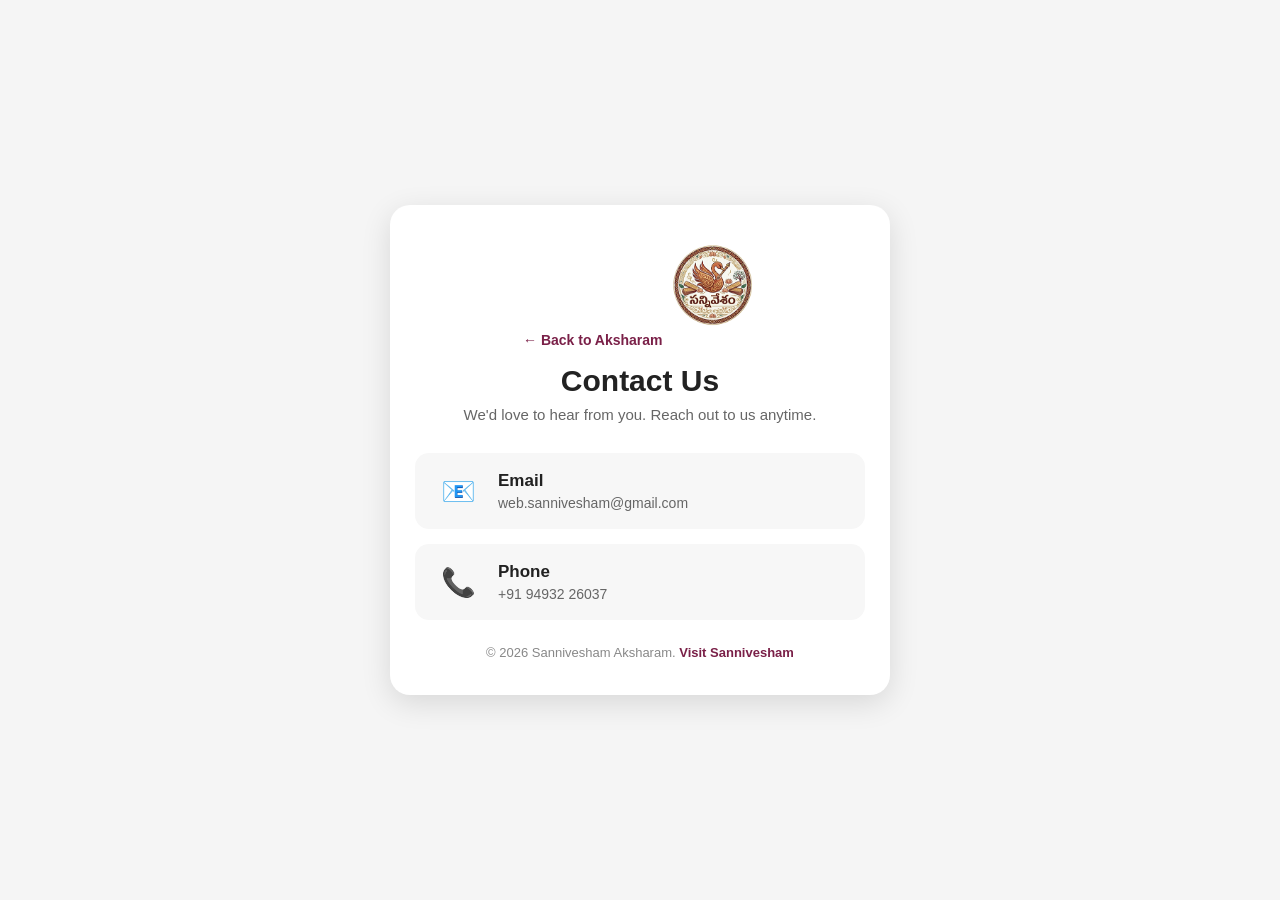
<file: contact.html>
<!DOCTYPE html>
<html lang="en">
<head>
  <meta charset="UTF-8">
  <meta name="viewport" content="width=device-width, initial-scale=1.0">

  <title>Contact Us | Sannivesham Aksharam</title>
<link rel="icon" type="image/png" href="logo.png">

  <style>
    * {
      margin: 0;
      padding: 0;
      box-sizing: border-box;
    }

    body {
      font-family: Arial, sans-serif;
      background: #f5f5f5;
      color: #222;
      min-height: 100vh;
      display: flex;
      justify-content: center;
      align-items: center;
      padding: 20px;
    }

    .contact-container {
      width: 100%;
      max-width: 500px;
      background: white;
      padding: 35px 25px;
      border-radius: 20px;
      box-shadow: 0 8px 30px rgba(0,0,0,0.12);
      text-align: center;
      position: relative;
    }

    .back-link {
      display: inline-block;
      margin-bottom: 16px;
      font-size: 14px;
      color: #7A2048;
      text-decoration: none;
      font-weight: 600;
    }
    .back-link:hover {
      text-decoration: underline;
    }

    .logo {
      width: 90px;
      height: 90px;
      border-radius: 50%;
      object-fit: cover;
      margin-bottom: 15px;
    }

    h1 {
      font-size: 30px;
      margin-bottom: 8px;
    }

    .subtitle {
      color: #666;
      margin-bottom: 30px;
      font-size: 15px;
    }

    .contact-card {
      display: flex;
      align-items: center;
      text-decoration: none;
      color: #222;
      background: #f7f7f7;
      padding: 18px;
      margin: 15px 0;
      border-radius: 14px;
      transition: 0.2s;
      text-align: left;
    }

    .contact-card:hover {
      transform: translateY(-2px);
      box-shadow: 0 5px 15px rgba(0,0,0,0.08);
    }

    .icon {
      font-size: 28px;
      width: 50px;
      text-align: center;
      margin-right: 15px;
    }

    .contact-info h3 {
      font-size: 17px;
      margin-bottom: 4px;
    }

    .contact-info p {
      font-size: 14px;
      color: #666;
      word-break: break-word;
    }

    .footer {
      margin-top: 25px;
      font-size: 13px;
      color: #888;
    }
    .footer a {
      color: #7A2048;
      text-decoration: none;
      font-weight: 600;
    }

    @media (max-width: 400px) {
      .contact-container {
        padding: 30px 18px;
      }

      h1 {
        font-size: 26px;
      }
    }
  </style>
</head>

<body>

  <div class="contact-container">

    <a href="index.html" class="back-link">← Back to Aksharam</a>

    <!-- Logo -->
    <img src="logo.png" alt="Sannivesham Logo" class="logo">

    <h1>Contact Us</h1>

    <p class="subtitle">
      We'd love to hear from you. Reach out to us anytime.
    </p>

    <!-- EMAIL -->
    <a href="mailto:web.sannivesham@gmail.com" class="contact-card">

      <div class="icon">📧</div>

      <div class="contact-info">
        <h3>Email</h3>
        <p>web.sannivesham@gmail.com</p>
      </div>

    </a>


    <!-- PHONE -->
    <a href="tel:+919493226037" class="contact-card">

      <div class="icon">📞</div>

      <div class="contact-info">
        <h3>Phone</h3>
        <p>+91 94932 26037</p>
      </div>

    </a>


    <div class="footer">
      © 2026 Sannivesham Aksharam. <a href="https://sannivesham.com" target="_blank" rel="noopener">Visit Sannivesham</a>
    </div>

  </div>

</body>
</html>
</file>
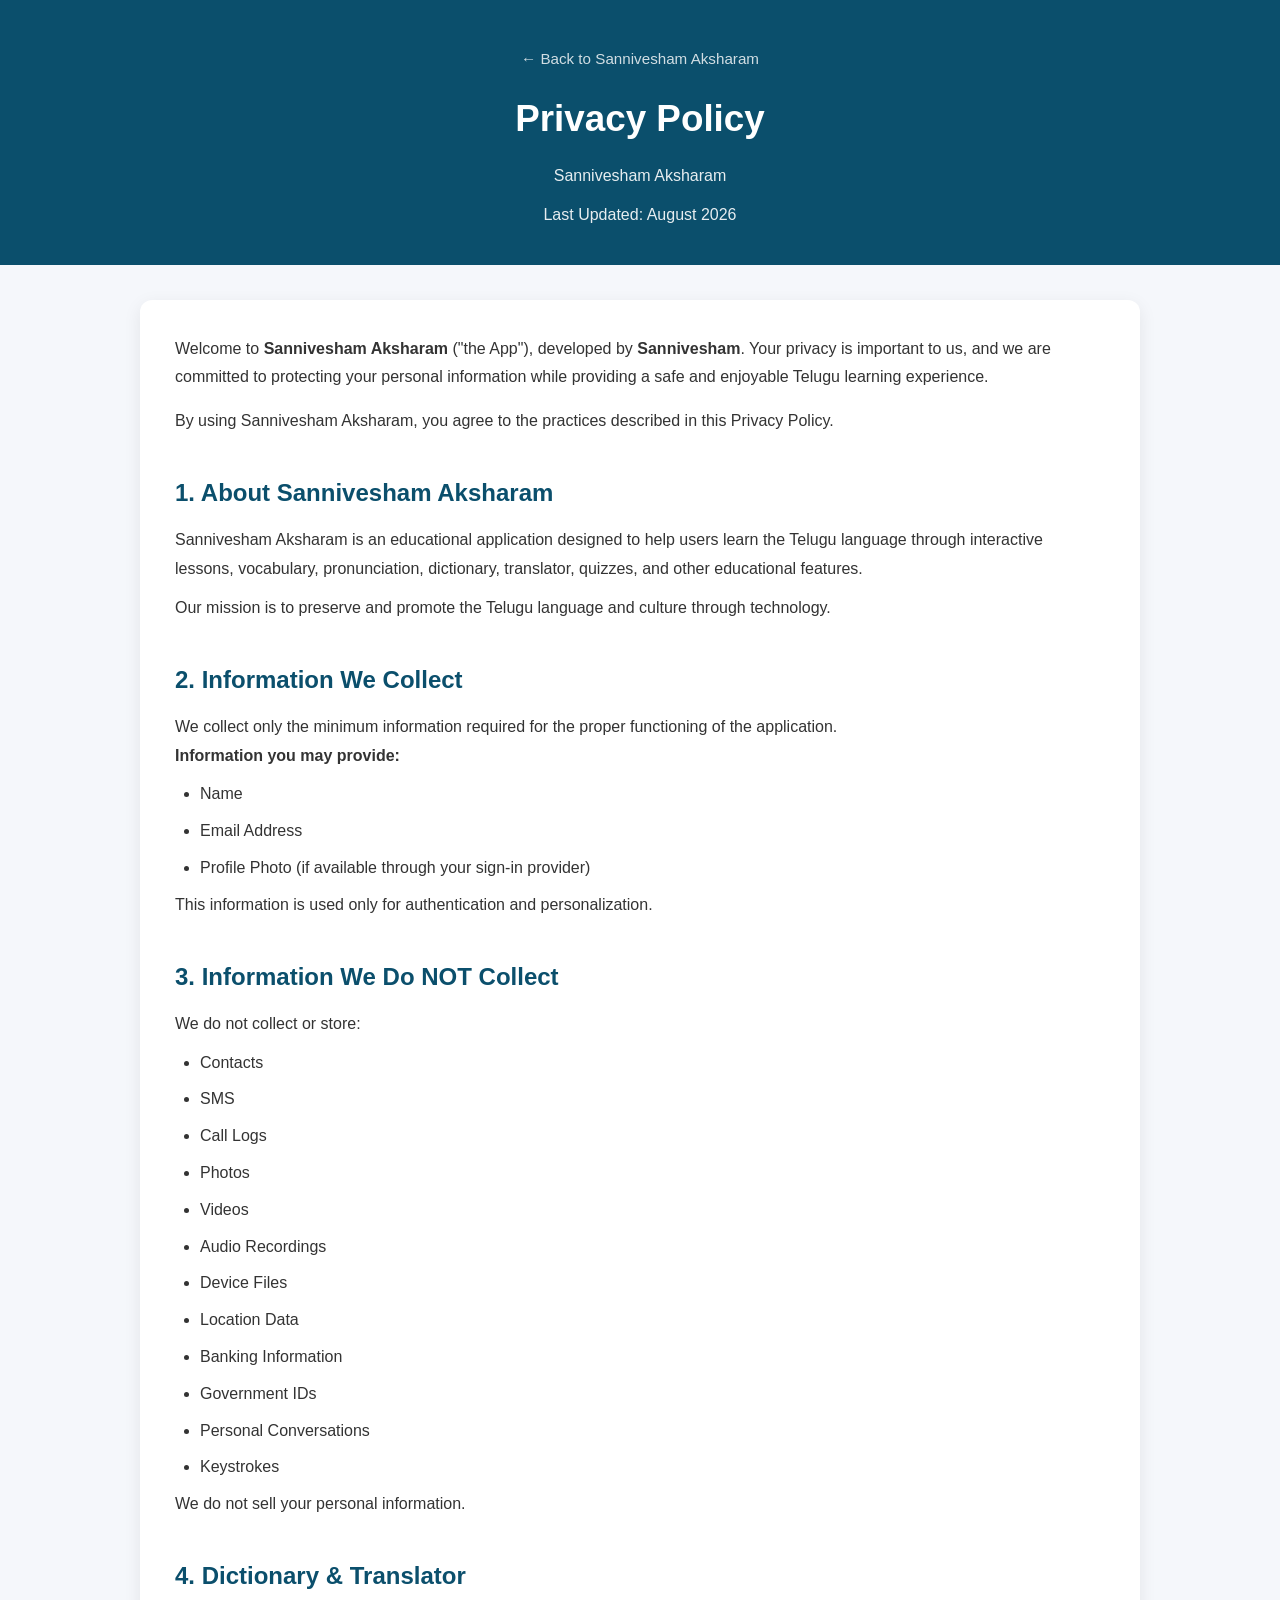
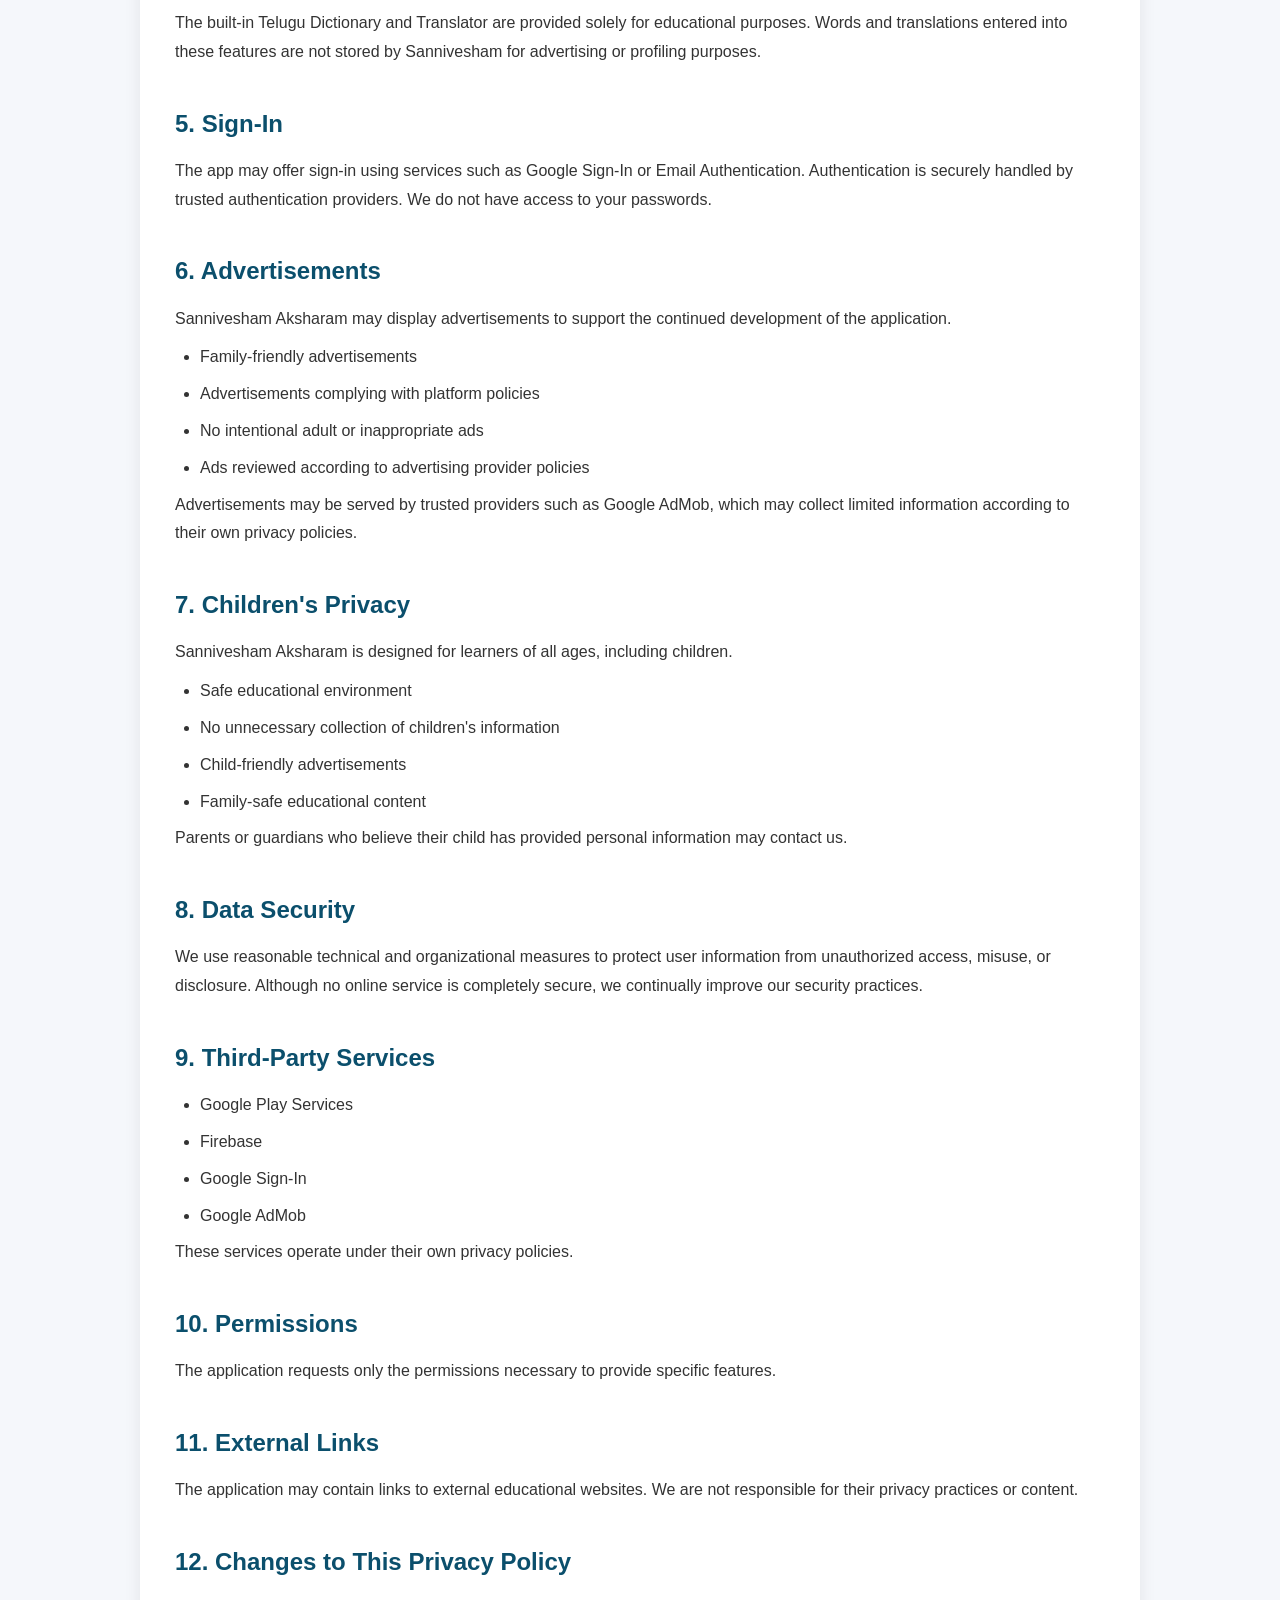
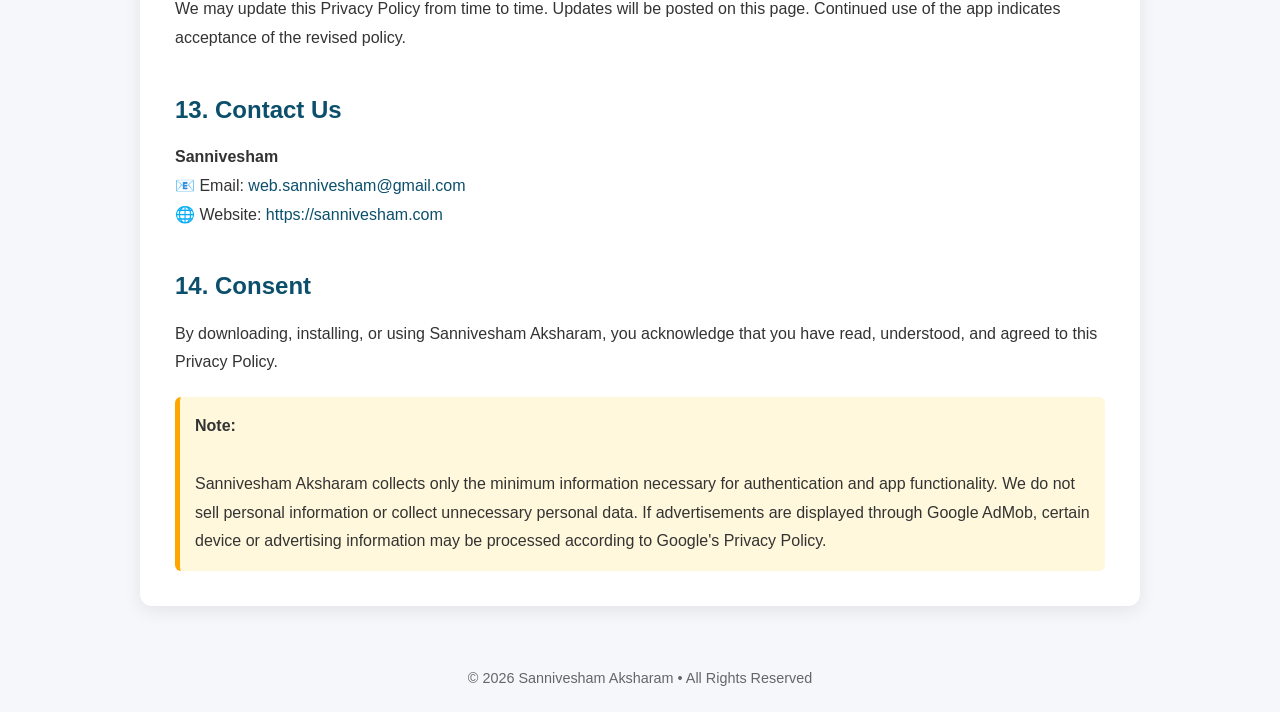
<file: pp.html>
<!DOCTYPE html>

<html lang="en">
<head>
<meta charset="UTF-8">
<meta name="viewport" content="width=device-width, initial-scale=1.0">
<title>Privacy Policy | Sannivesham Aksharam</title>
<link rel="icon" type="image/png" href="logo.png">
<style>
*{
    margin:0;
    padding:0;
    box-sizing:border-box;
    font-family:Segoe UI,Tahoma,Geneva,Verdana,sans-serif;
}

body{
    background:#f5f7fb;
    color:#333;
    line-height:1.8;
}

header{
    background:#0b4f6c;
    color:white;
    padding:35px 20px;
    text-align:center;
}

header h1{
    font-size:2.3rem;
}

header p{
    margin-top:10px;
    opacity:.9;
}

.container{
    max-width:1000px;
    margin:35px auto;
    background:white;
    padding:35px;
    border-radius:12px;
    box-shadow:0 5px 18px rgba(0,0,0,.08);
}

h2{
    color:#0b4f6c;
    margin-top:35px;
    margin-bottom:12px;
}

ul{
    margin-left:25px;
    margin-top:10px;
}

li{
    margin-bottom:8px;
}

footer{
    margin-top:40px;
    text-align:center;
    color:#666;
    font-size:.9rem;
    padding:20px;
}

a{
    color:#0b4f6c;
    text-decoration:none;
}

a:hover{
    text-decoration:underline;
}

.notice{
    background:#fff8dc;
    border-left:5px solid orange;
    padding:15px;
    margin-top:20px;
    border-radius:6px;
}
</style></head><body><header>
<p style="margin-bottom:12px;"><a href="index.html" style="color:white; opacity:0.9; text-decoration:none; font-size:0.95rem;">← Back to Sannivesham Aksharam</a></p>
<h1>Privacy Policy</h1>
<p>Sannivesham Aksharam</p>
<p>Last Updated: August 2026</p>
</header><div class="container"><p>
Welcome to <strong>Sannivesham Aksharam</strong> ("the App"), developed by <strong>Sannivesham</strong>.
Your privacy is important to us, and we are committed to protecting your personal information while providing a safe and enjoyable Telugu learning experience.
</p><p style="margin-top:15px;">
By using Sannivesham Aksharam, you agree to the practices described in this Privacy Policy.
</p><h2>1. About Sannivesham Aksharam</h2><p>
Sannivesham Aksharam is an educational application designed to help users learn the Telugu language through interactive lessons, vocabulary, pronunciation, dictionary, translator, quizzes, and other educational features.
</p><p style="margin-top:10px;">
Our mission is to preserve and promote the Telugu language and culture through technology.
</p><h2>2. Information We Collect</h2><p>
We collect only the minimum information required for the proper functioning of the application.
</p><p><strong>Information you may provide:</strong></p><ul>
<li>Name</li>
<li>Email Address</li>
<li>Profile Photo (if available through your sign-in provider)</li>
</ul><p>This information is used only for authentication and personalization.</p><h2>3. Information We Do NOT Collect</h2><p>We do not collect or store:</p><ul>
<li>Contacts</li>
<li>SMS</li>
<li>Call Logs</li>
<li>Photos</li>
<li>Videos</li>
<li>Audio Recordings</li>
<li>Device Files</li>
<li>Location Data</li>
<li>Banking Information</li>
<li>Government IDs</li>
<li>Personal Conversations</li>
<li>Keystrokes</li>
</ul><p>We do not sell your personal information.</p><h2>4. Dictionary & Translator</h2><p>
The built-in Telugu Dictionary and Translator are provided solely for educational purposes.
Words and translations entered into these features are not stored by Sannivesham for advertising or profiling purposes.
</p><h2>5. Sign-In</h2><p>
The app may offer sign-in using services such as Google Sign-In or Email Authentication.
Authentication is securely handled by trusted authentication providers.
We do not have access to your passwords.
</p><h2>6. Advertisements</h2><p>Sannivesham Aksharam may display advertisements to support the continued development of the application.</p><ul>
<li>Family-friendly advertisements</li>
<li>Advertisements complying with platform policies</li>
<li>No intentional adult or inappropriate ads</li>
<li>Ads reviewed according to advertising provider policies</li>
</ul><p>
Advertisements may be served by trusted providers such as Google AdMob, which may collect limited information according to their own privacy policies.
</p><h2>7. Children's Privacy</h2><p>
Sannivesham Aksharam is designed for learners of all ages, including children.
</p><ul>
<li>Safe educational environment</li>
<li>No unnecessary collection of children's information</li>
<li>Child-friendly advertisements</li>
<li>Family-safe educational content</li>
</ul><p>
Parents or guardians who believe their child has provided personal information may contact us.
</p><h2>8. Data Security</h2><p>
We use reasonable technical and organizational measures to protect user information from unauthorized access, misuse, or disclosure.
Although no online service is completely secure, we continually improve our security practices.
</p><h2>9. Third-Party Services</h2><ul>
<li>Google Play Services</li>
<li>Firebase</li>
<li>Google Sign-In</li>
<li>Google AdMob</li>
</ul><p>These services operate under their own privacy policies.</p><h2>10. Permissions</h2><p>
The application requests only the permissions necessary to provide specific features.
</p><h2>11. External Links</h2><p>
The application may contain links to external educational websites.
We are not responsible for their privacy practices or content.
</p><h2>12. Changes to This Privacy Policy</h2><p>
We may update this Privacy Policy from time to time.
Updates will be posted on this page.
Continued use of the app indicates acceptance of the revised policy.
</p><h2>13. Contact Us</h2><p><strong>Sannivesham</strong></p><p>
📧 Email:
<a href="mailto:web.sannivesham@gmail.com">web.sannivesham@gmail.com</a>
</p><p>
🌐 Website:
<a href="https://sannivesham.com/" target="_blank">https://sannivesham.com</a>
</p><h2>14. Consent</h2><p>
By downloading, installing, or using Sannivesham Aksharam, you acknowledge that you have read, understood, and agreed to this Privacy Policy.
</p><div class="notice">
<strong>Note:</strong><br><br>Sannivesham Aksharam collects only the minimum information necessary for authentication and app functionality. We do not sell personal information or collect unnecessary personal data. If advertisements are displayed through Google AdMob, certain device or advertising information may be processed according to Google's Privacy Policy.

</div></div><footer>© 2026 Sannivesham Aksharam • All Rights Reserved

</footer></body>
</html>
</file>
